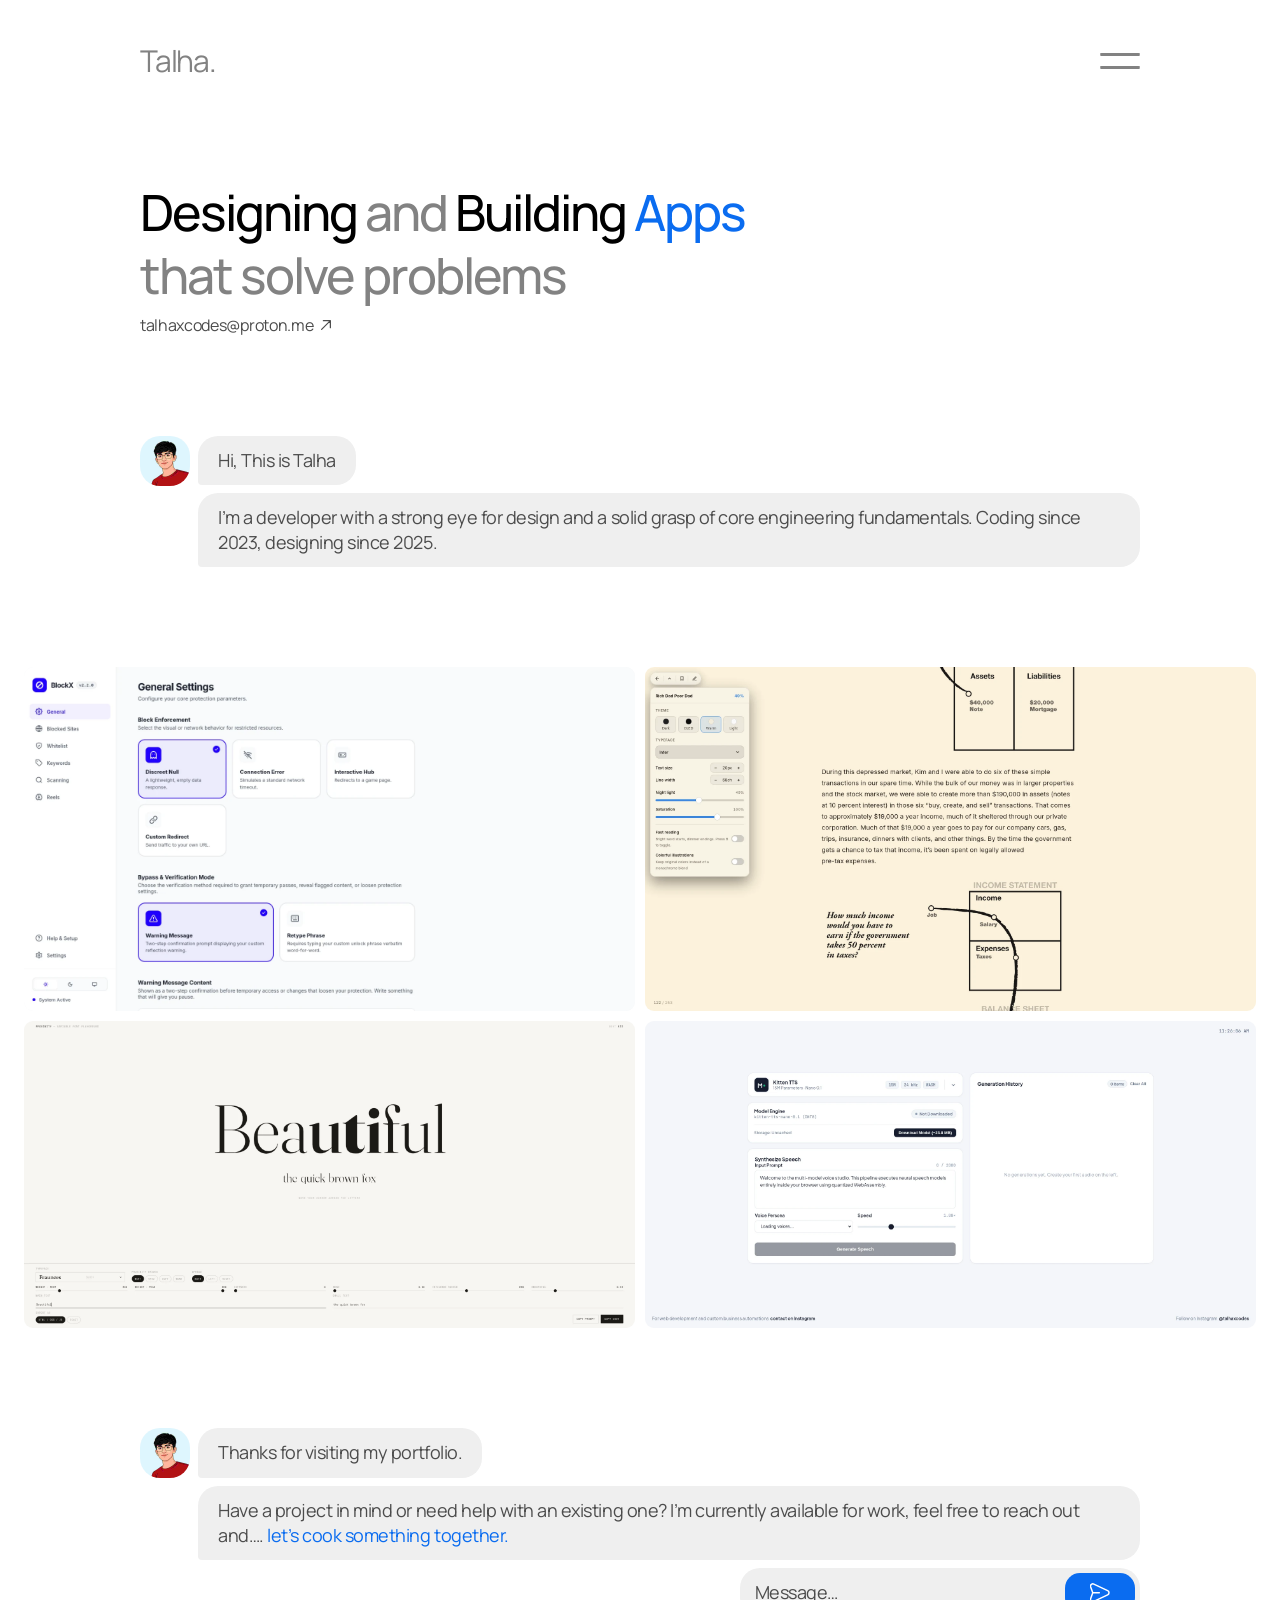
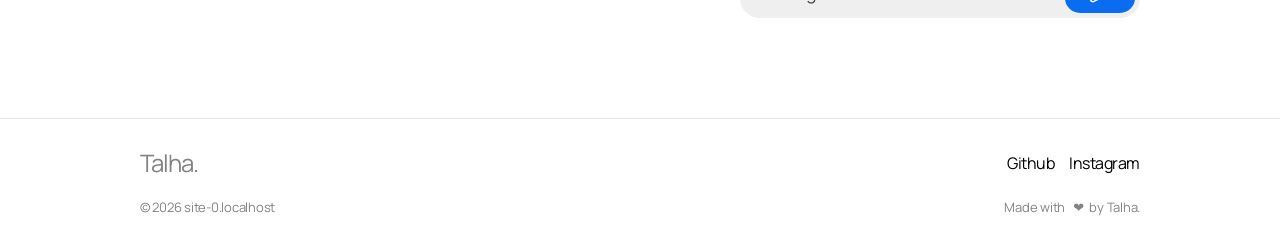
<file: index.html>
<!DOCTYPE html>
<html lang="en">

<head>
    <meta charset="utf-8">
    <meta name="viewport" content="width=device-width, initial-scale=1">
    <meta name="description" content="Talha — designing and building apps that solve problems.">
    <title>Talha.</title>
    <link rel="preconnect" href="https://fonts.googleapis.com">
    <link rel="preconnect" href="https://fonts.gstatic.com" crossorigin>
    <link href="https://fonts.googleapis.com/css2?family=Manrope:wght@300;400;500&display=swap" rel="stylesheet">
    <link rel="stylesheet" href="css/main.css">
</head>

<body>

    <header>
        <div class="wrap nav">
            <a class="logo" href="/">Talha.</a>
            <div class="nav-right">
                <nav class="menu" id="menu" aria-label="Main">
                    <a href="about.html">About</a>
                    <a href="work.html" aria-current="page">Work</a>
                    <a href="contact.html">Contact</a>
                </nav>
                <button class="burger" id="burger" aria-label="Menu" aria-expanded="false"
                    aria-controls="menu"><span></span><span></span></button>
            </div>
        </div>
    </header>

    <main id="top">
        <section class="wrap hero">
            <h1>Designing <span class="g">and</span> Building <span class="b">Apps</span><br class="br-d"> <span
                    class="g">that solve problems</span></h1>
            <a class="mail" href="mailto:talhaxcodes@proton.me">talhaxcodes@proton.me
                <svg viewBox="0 0 16 16" fill="none" stroke="currentColor" stroke-width="1.4" stroke-linecap="round"
                    stroke-linejoin="round" aria-hidden="true">
                    <path d="M3 13L13 3M5 3h8v8" />
                </svg>
            </a>
        </section>

        <section class="wrap intro">
            <div class="chat">
                <div class="avatar"><img src="images/avatar.webp" alt="Talha" width="100" height="100"></div>
                <div class="msgs">
                    <p class="bubble">Hi, This is Talha</p>
                    <p class="bubble wide">I’m a developer with a strong eye for design and a solid grasp of core
                        engineering fundamentals. Coding since 2023, designing since 2025.</p>
                </div>
            </div>
        </section>

        <section class="shots" id="work" aria-label="Selected work">
            <img src="images/1.webp" alt="BlockX settings screen" width="1600" height="900" loading="lazy">
            <img src="images/2.webp" alt="Warm reading mode with typography settings" width="1600" height="900"
                loading="lazy">
            <img src="images/3.webp" alt="Variable font playground" width="1600" height="804" loading="lazy">
            <img src="images/4.webp" alt="Kitten TTS voice studio" width="1600" height="804" loading="lazy">
        </section>

        <section class="wrap outro" id="contact">
            <div class="chat">
                <div class="avatar"><img src="images/avatar.webp" alt="Talha" width="100" height="100" loading="lazy">
                </div>
                <div class="msgs">
                    <p class="bubble">Thanks for visiting my portfolio.</p>
                    <p class="bubble wide">Have a project in mind or need help with an existing one? I’m currently
                        available for work, feel free to reach out and…. <a href="mailto:talhaxcodes@proton.me">let’s
                            cook something together.</a></p>
                    <div class="composer">
                        <input type="text" id="trigger" placeholder="Message…" readonly aria-haspopup="dialog"
                            aria-label="Open message form">
                        <button class="send" id="sendBtn" type="button" aria-label="Write a message">
                            <svg width="26" height="25" viewBox="0 0 27 26" fill="none" xmlns="http://www.w3.org/2000/svg">
                                <path d="M3.74337 12.6509L0.67059 4.13499C0.399339 1.69785 2.91116 -0.0924166 5.12977 0.958561L23.8571 9.82061C26.2482 10.9515 26.2482 14.3503 23.8571 15.4812L5.12977 24.3448C2.91116 25.3942 0.399339 23.6055 0.67059 21.1683L3.74337 12.6509ZM3.74337 12.6509H12.5931" stroke-width="2" stroke-linecap="round" stroke-linejoin="round" stroke="white"/>
                            </svg>
                        </button>
                    </div>
                </div>
            </div>
        </section>
    </main>

    <footer class="foot">
        <div class="wrap">
            <div class="foot-row">
                <a class="logo" href="/">Talha.</a>
                <nav class="foot-links" aria-label="Social"><a href="https://github.com/codesxtalha" target="_blank">Github</a><a href="https://instagram.com/talhaxcodes" target="_blank">Instagram</a></nav>
            </div>
            <div class="foot-row">
                <small>© 2026 <span id="domain">talha.hs.vc</span></small>
                <small>Made with &nbsp; ❤︎ &nbsp;by Talha.</small>
            </div>
        </div>
    </footer>

    <div class="overlay" id="overlay" aria-hidden="true">
        <div class="modal" role="dialog" aria-modal="true" aria-labelledby="mTitle">
            <div class="modal-head">
                <h2 id="mTitle">Say hello</h2>
                <button class="close" id="close" type="button" aria-label="Close">×</button>
            </div>
            <form id="form">
                <input type="text" name="name" placeholder="What’s your name?" required autocomplete="name">
                <input type="email" name="email" placeholder="What’s your email?" required autocomplete="email">
                <textarea name="message" rows="5" placeholder="Your message" required></textarea>
                <button class="submit" type="submit">Send message</button>
            </form>
        </div>
    </div>

    <script src="js/main.js"></script>
</body>

</html>
</file>
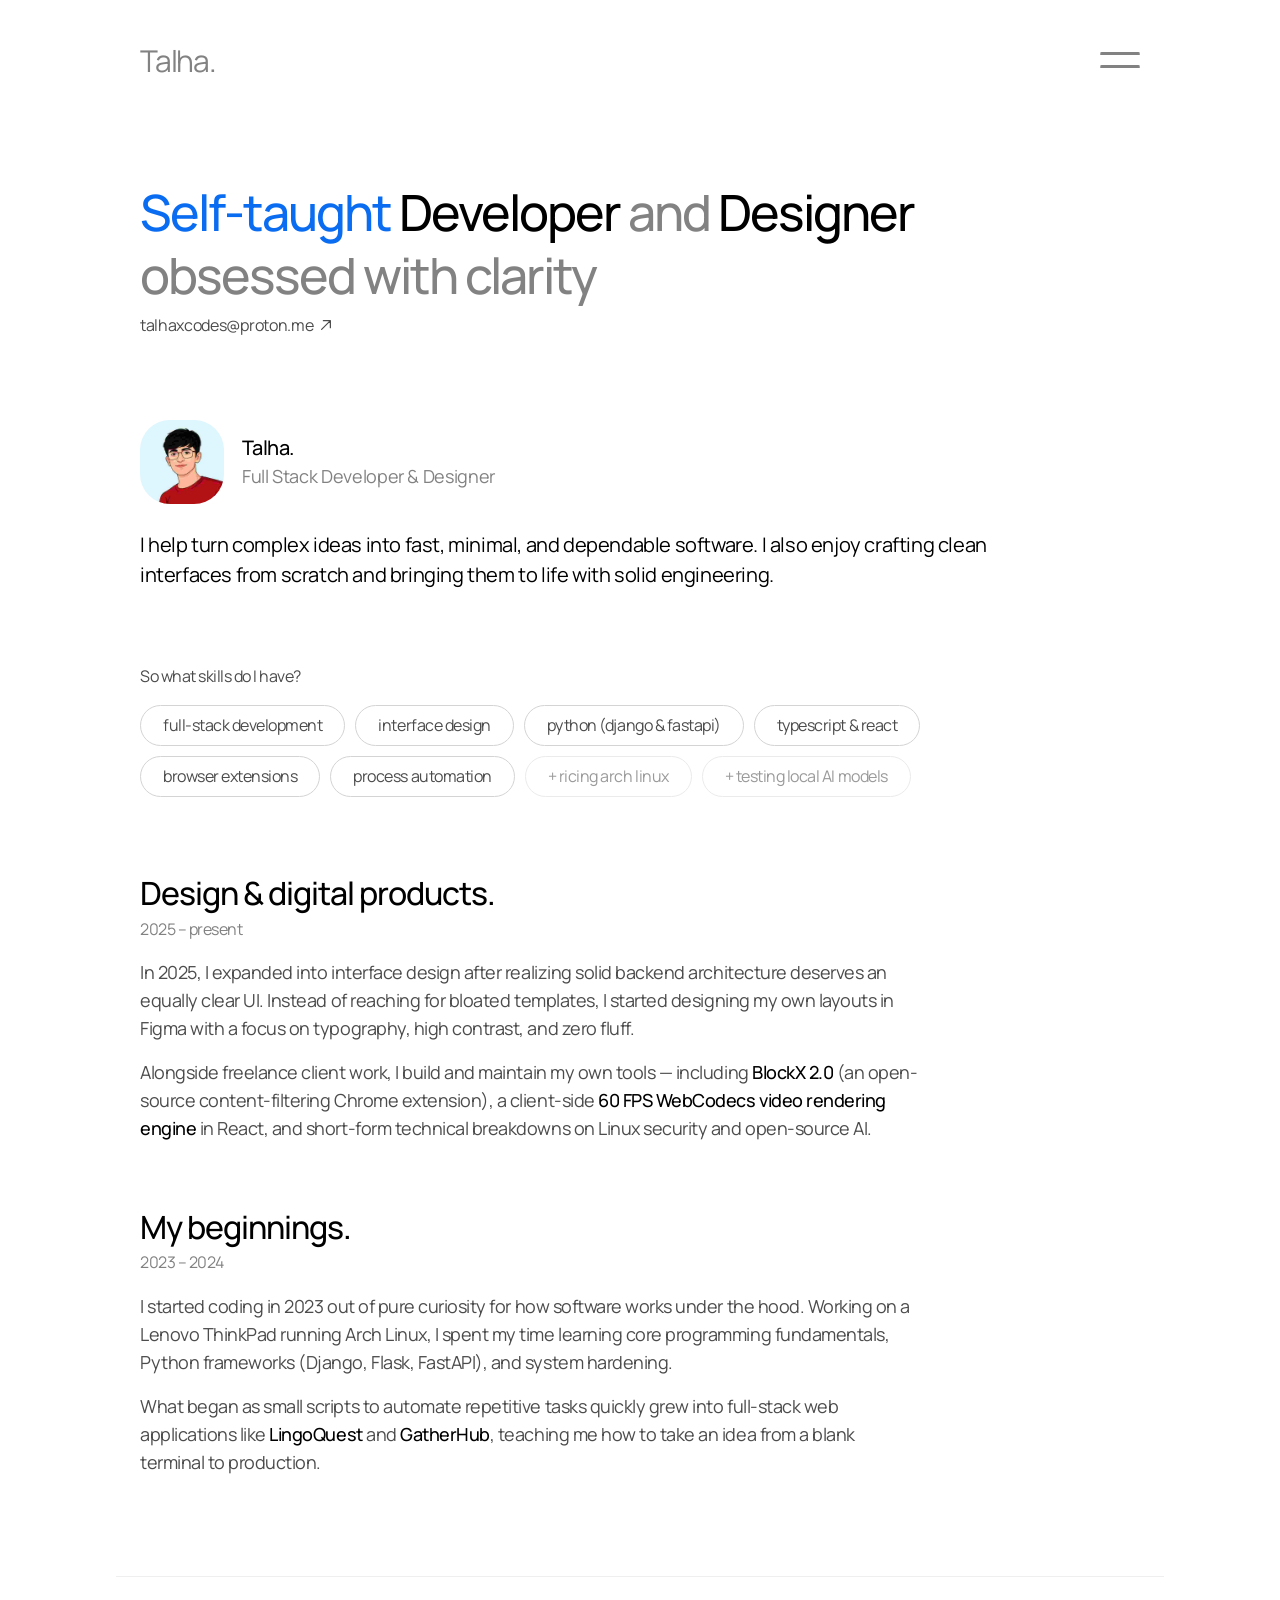
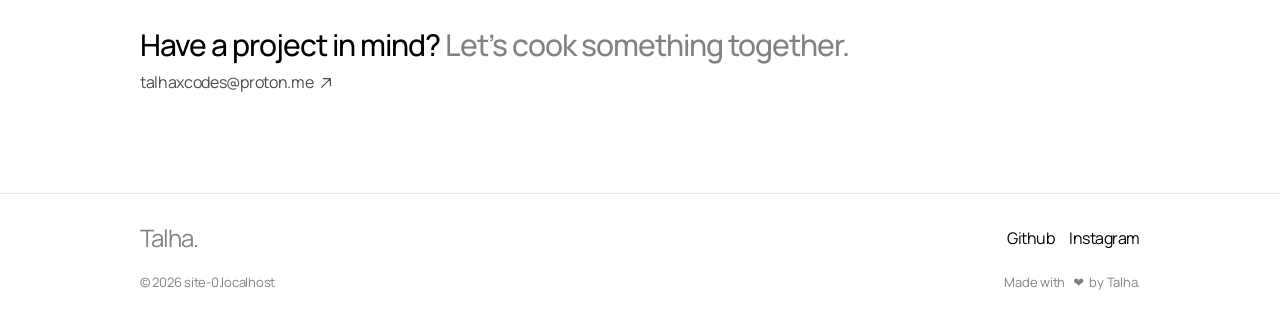
<file: about.html>
<!DOCTYPE html>
<html lang="en">

<head>
    <meta charset="utf-8">
    <meta name="viewport" content="width=device-width, initial-scale=1">
    <meta name="description" content="About Talha — Full Stack Developer & Designer.">
    <title>About — Talha.</title>
    <link rel="preconnect" href="https://fonts.googleapis.com">
    <link rel="preconnect" href="https://fonts.gstatic.com" crossorigin>
    <link href="https://fonts.googleapis.com/css2?family=Manrope:wght@300;400;500&display=swap" rel="stylesheet">
    <link rel="stylesheet" href="css/main.css">
</head>

<body>

    <header>
        <div class="wrap nav">
            <a class="logo" href="/">Talha.</a>
            <div class="nav-right">
                <nav class="menu" id="menu" aria-label="Main">
                    <a href="about.html">About</a>
                    <a href="work.html" aria-current="page">Work</a>
                    <a href="contact.html">Contact</a>
                </nav>
                <button class="burger" id="burger" aria-label="Menu" aria-expanded="false"
                    aria-controls="menu"><span></span><span></span></button>
            </div>
        </div>
    </header>

    <main id="top">
        <!-- Hero -->
        <section class="wrap hero">
            <h1><span class="b">Self-taught</span> Developer <span class="g">and</span> Designer<br class="br-d"> <span
                    class="g">obsessed with clarity</span></h1>
            <a class="mail" href="mailto:talhaxcodes@proton.me">talhaxcodes@proton.me
                <svg viewBox="0 0 16 16" fill="none" stroke="currentColor" stroke-width="1.4" stroke-linecap="round"
                    stroke-linejoin="round" aria-hidden="true">
                    <path d="M3 13L13 3M5 3h8v8" />
                </svg>
            </a>
        </section>

        <!-- Profile & Bio -->
        <section class="wrap about-intro">
            <div class="profile">
                <div class="profile-pic">
                    <img src="images/avatar.webp" alt="Talha" width="160" height="160">
                </div>
                <div class="profile-meta">
                    <strong>Talha.</strong>
                    <span>Full Stack Developer &amp; Designer</span>
                </div>
            </div>
            <p class="about-lead">I help turn complex ideas into fast, minimal, and dependable software. I also enjoy
                crafting clean interfaces from scratch and bringing them to life with solid engineering.</p>
        </section>

        <!-- Skills -->
        <section class="wrap about-block">
            <h2 class="small-label">So what skills do I have?</h2>
            <div class="skill-tags">
                <span class="tag">full-stack development</span>
                <span class="tag">interface design</span>
                <span class="tag">python (django &amp; fastapi)</span>
                <span class="tag">typescript &amp; react</span>
                <span class="tag">browser extensions</span>
                <span class="tag">process automation</span>
                <span class="tag muted">+ ricing arch linux</span>
                <span class="tag muted">+ testing local AI models</span>
            </div>
        </section>

        <!-- Experience & Story -->
        <section class="wrap about-block">
            <div class="story-list">
                <article class="story-item">
                    <h3>Design &amp; digital products.</h3>
                    <span class="story-date">2025 – present</span>
                    <p>In 2025, I expanded into interface design after realizing solid backend architecture deserves an
                        equally clear UI. Instead of reaching for bloated templates, I started designing my own layouts
                        in Figma with a focus on typography, high contrast, and zero fluff.</p>
                    <p>Alongside freelance client work, I build and maintain my own tools — including <strong>BlockX
                            2.0</strong> (an open-source content-filtering Chrome extension), a client-side <strong>60
                            FPS WebCodecs video rendering engine</strong> in React, and short-form technical breakdowns
                        on Linux security and open-source AI.</p>
                </article>

                <article class="story-item">
                    <h3>My beginnings.</h3>
                    <span class="story-date">2023 – 2024</span>
                    <p>I started coding in 2023 out of pure curiosity for how software works under the hood. Working on
                        a Lenovo ThinkPad running Arch Linux, I spent my time learning core programming fundamentals,
                        Python frameworks (Django, Flask, FastAPI), and system hardening.</p>
                    <p>What began as small scripts to automate repetitive tasks quickly grew into full-stack web
                        applications like <strong>LingoQuest</strong> and <strong>GatherHub</strong>, teaching me how to
                        take an idea from a blank terminal to production.</p>
                </article>
            </div>
        </section>

        <!-- Clean Editorial Closing (No chat widget) -->
        <section class="wrap about-cta">
            <h2>Have a project in mind? <span class="g">Let’s cook something together.</span></h2>
            <a class="mail" href="mailto:talhaxcodes@proton.me">talhaxcodes@proton.me
                <svg viewBox="0 0 16 16" fill="none" stroke="currentColor" stroke-width="1.4" stroke-linecap="round"
                    stroke-linejoin="round" aria-hidden="true">
                    <path d="M3 13L13 3M5 3h8v8" />
                </svg>
            </a>
        </section>
    </main>

    <footer class="foot">
        <div class="wrap">
            <div class="foot-row">
                <a class="logo" href="/">Talha.</a>
                <nav class="foot-links" aria-label="Social"><a href="https://github.com/codesxtalha"
                        target="_blank">Github</a><a href="https://instagram.com/talhaxcodes"
                        target="_blank">Instagram</a></nav>
            </div>
            <div class="foot-row">
                <small>© 2026 <span id="domain">talha.hs.vc</span></small>
                <small>Made with &nbsp; ❤︎ &nbsp;by Talha.</small>
            </div>
        </div>
    </footer>

    <script src="js/main.js"></script>
</body>

</html>
</file>
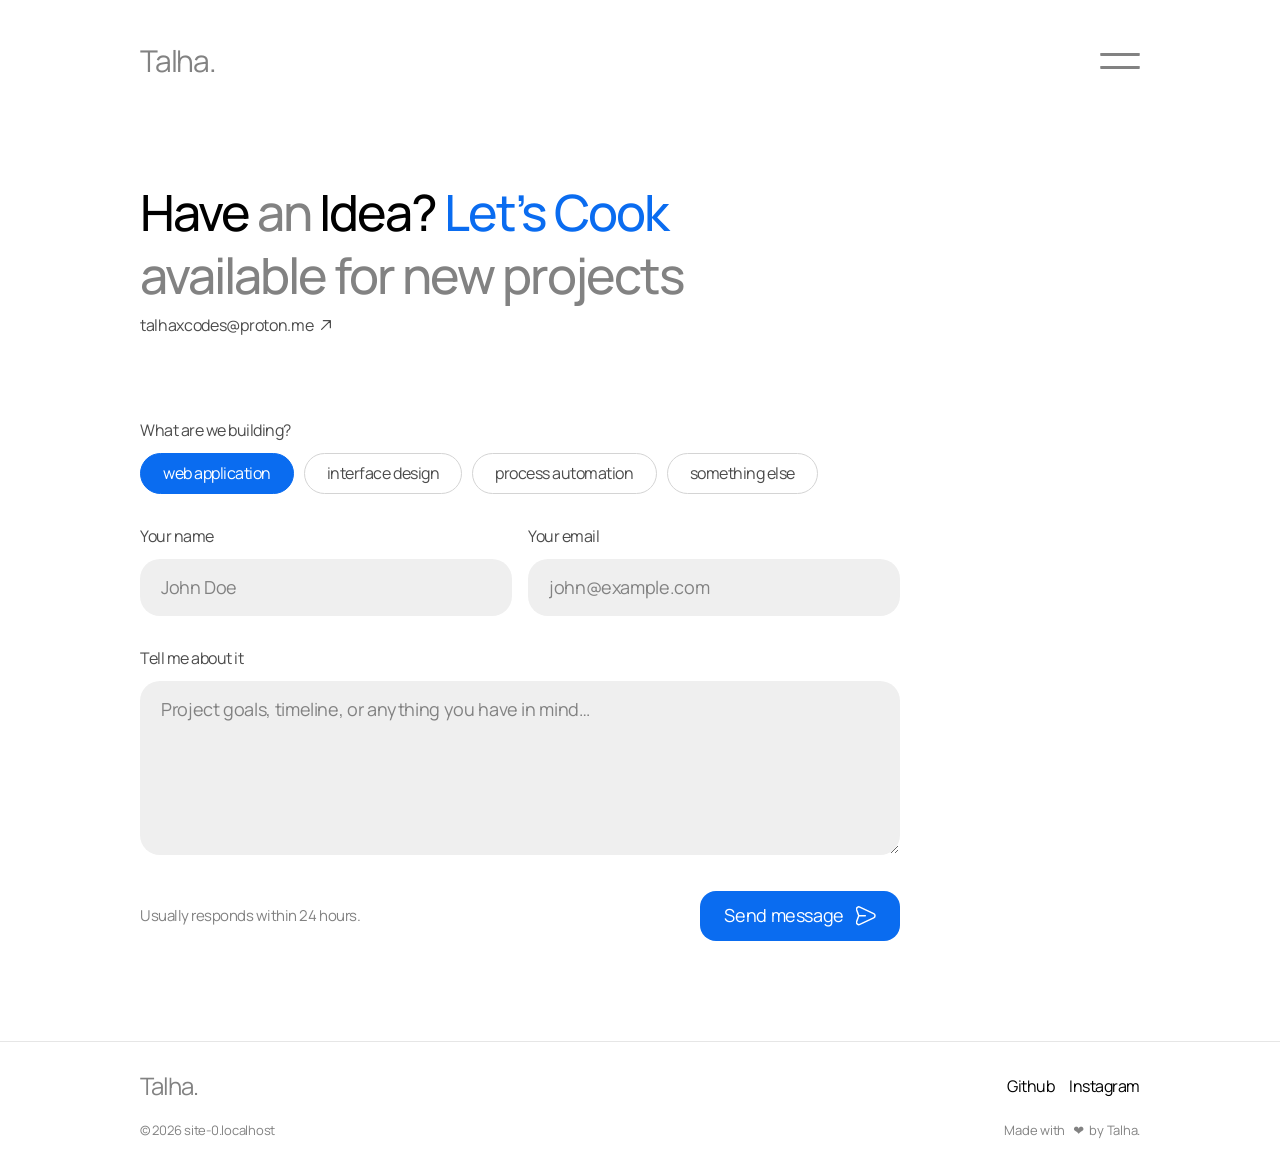
<file: contact.html>
<!DOCTYPE html>
<html lang="en">

<head>
    <meta charset="utf-8">
    <meta name="viewport" content="width=device-width, initial-scale=1">
    <meta name="description" content="Contact Talha — Available for web development, design, and automation projects.">
    <title>Contact — Talha.</title>
    <link rel="preconnect" href="https://fonts.googleapis.com">
    <link rel="preconnect" href="https://fonts.gstatic.com" crossorigin>
    <link href="https://fonts.googleapis.com/css2?family=Manrope:wght@300;400;500&display=swap" rel="stylesheet">
    <link rel="stylesheet" href="css/main.css">
</head>

<body>

    <header>
        <div class="wrap nav">
            <a class="logo" href="/">Talha.</a>
            <div class="nav-right">
                <nav class="menu" id="menu" aria-label="Main">
                    <a href="about.html">About</a>
                    <a href="work.html" aria-current="page">Work</a>
                    <a href="contact.html">Contact</a>
                </nav>
                <button class="burger" id="burger" aria-label="Menu" aria-expanded="false"
                    aria-controls="menu"><span></span><span></span></button>
            </div>
        </div>
    </header>

    <main id="top">
        <!-- Hero -->
        <section class="wrap hero">
            <h1>Have <span class="g">an</span> Idea? <span class="b">Let’s Cook</span><br class="br-d"> <span
                    class="g">available for new projects</span></h1>
            <a class="mail" href="mailto:talhaxcodes@proton.me">talhaxcodes@proton.me
                <svg viewBox="0 0 16 16" fill="none" stroke="currentColor" stroke-width="1.4" stroke-linecap="round"
                    stroke-linejoin="round" aria-hidden="true">
                    <path d="M3 13L13 3M5 3h8v8" />
                </svg>
            </a>
        </section>

        <!-- Contact Form -->
        <section class="wrap contact-wrap">
            <form class="contact-form" id="contactForm">
                <div class="field-group">
                    <span class="small-label">What are we building?</span>
                    <div class="topic-pills" role="radiogroup" aria-label="Project type">
                        <label class="topic-pill">
                            <input type="radio" name="topic" value="Web Application" checked>
                            <span>web application</span>
                        </label>
                        <label class="topic-pill">
                            <input type="radio" name="topic" value="Interface Design">
                            <span>interface design</span>
                        </label>
                        <label class="topic-pill">
                            <input type="radio" name="topic" value="Process Automation">
                            <span>process automation</span>
                        </label>
                        <label class="topic-pill">
                            <input type="radio" name="topic" value="Something Else">
                            <span>something else</span>
                        </label>
                    </div>
                </div>

                <div class="field-row">
                    <div class="field">
                        <label class="small-label" for="cName">Your name</label>
                        <input type="text" id="cName" name="name" placeholder="John Doe" required autocomplete="name">
                    </div>
                    <div class="field">
                        <label class="small-label" for="cEmail">Your email</label>
                        <input type="email" id="cEmail" name="email" placeholder="john@example.com" required
                            autocomplete="email">
                    </div>
                </div>

                <div class="field">
                    <label class="small-label" for="cMsg">Tell me about it</label>
                    <textarea id="cMsg" name="message" rows="6"
                        placeholder="Project goals, timeline, or anything you have in mind…" required></textarea>
                </div>

                <div class="form-foot">
                    <span class="form-note">Usually responds within 24 hours.</span>
                    <button class="send-wide" type="submit">
                        <span>Send message</span>
                        <svg width="20" height="20" viewBox="0 0 27 26" fill="none" xmlns="http://www.w3.org/2000/svg"
                            aria-hidden="true">
                            <path
                                d="M3.74337 12.6509L0.67059 4.13499C0.399339 1.69785 2.91116 -0.0924166 5.12977 0.958561L23.8571 9.82061C26.2482 10.9515 26.2482 14.3503 23.8571 15.4812L5.12977 24.3448C2.91116 25.3942 0.399339 23.6055 0.67059 21.1683L3.74337 12.6509ZM3.74337 12.6509H12.5931"
                                stroke-width="2" stroke-linecap="round" stroke-linejoin="round" stroke="currentColor" />
                        </svg>
                    </button>
                </div>
            </form>
        </section>
    </main>

    <footer class="foot">
        <div class="wrap">
            <div class="foot-row">
                <a class="logo" href="/">Talha.</a>
                <nav class="foot-links" aria-label="Social"><a href="https://github.com/codesxtalha"
                        target="_blank">Github</a><a href="https://instagram.com/talhaxcodes"
                        target="_blank">Instagram</a></nav>
            </div>
            <div class="foot-row">
                <small>© 2026 <span id="domain">talha.hs.vc</span></small>
                <small>Made with &nbsp; ❤︎ &nbsp;by Talha.</small>
            </div>
        </div>
    </footer>

    <script src="js/main.js"></script>
</body>

</html>
</file>
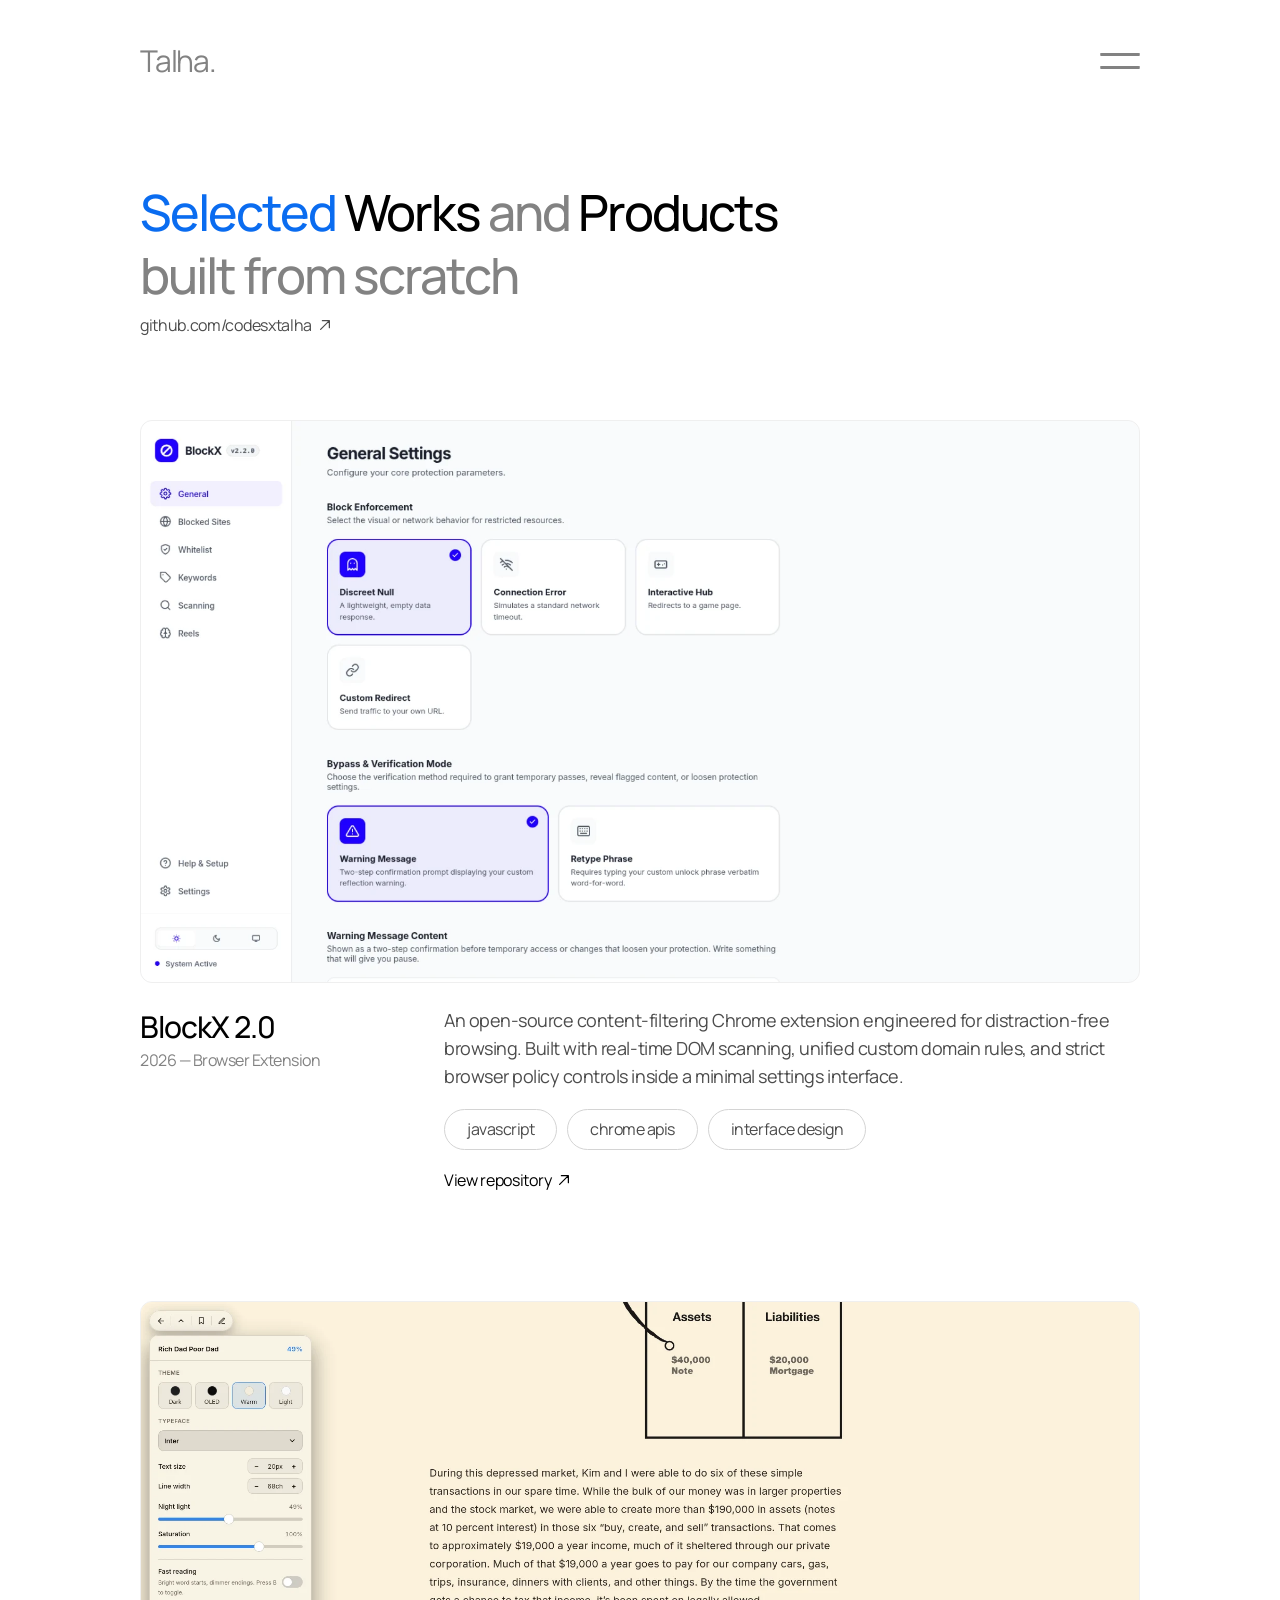
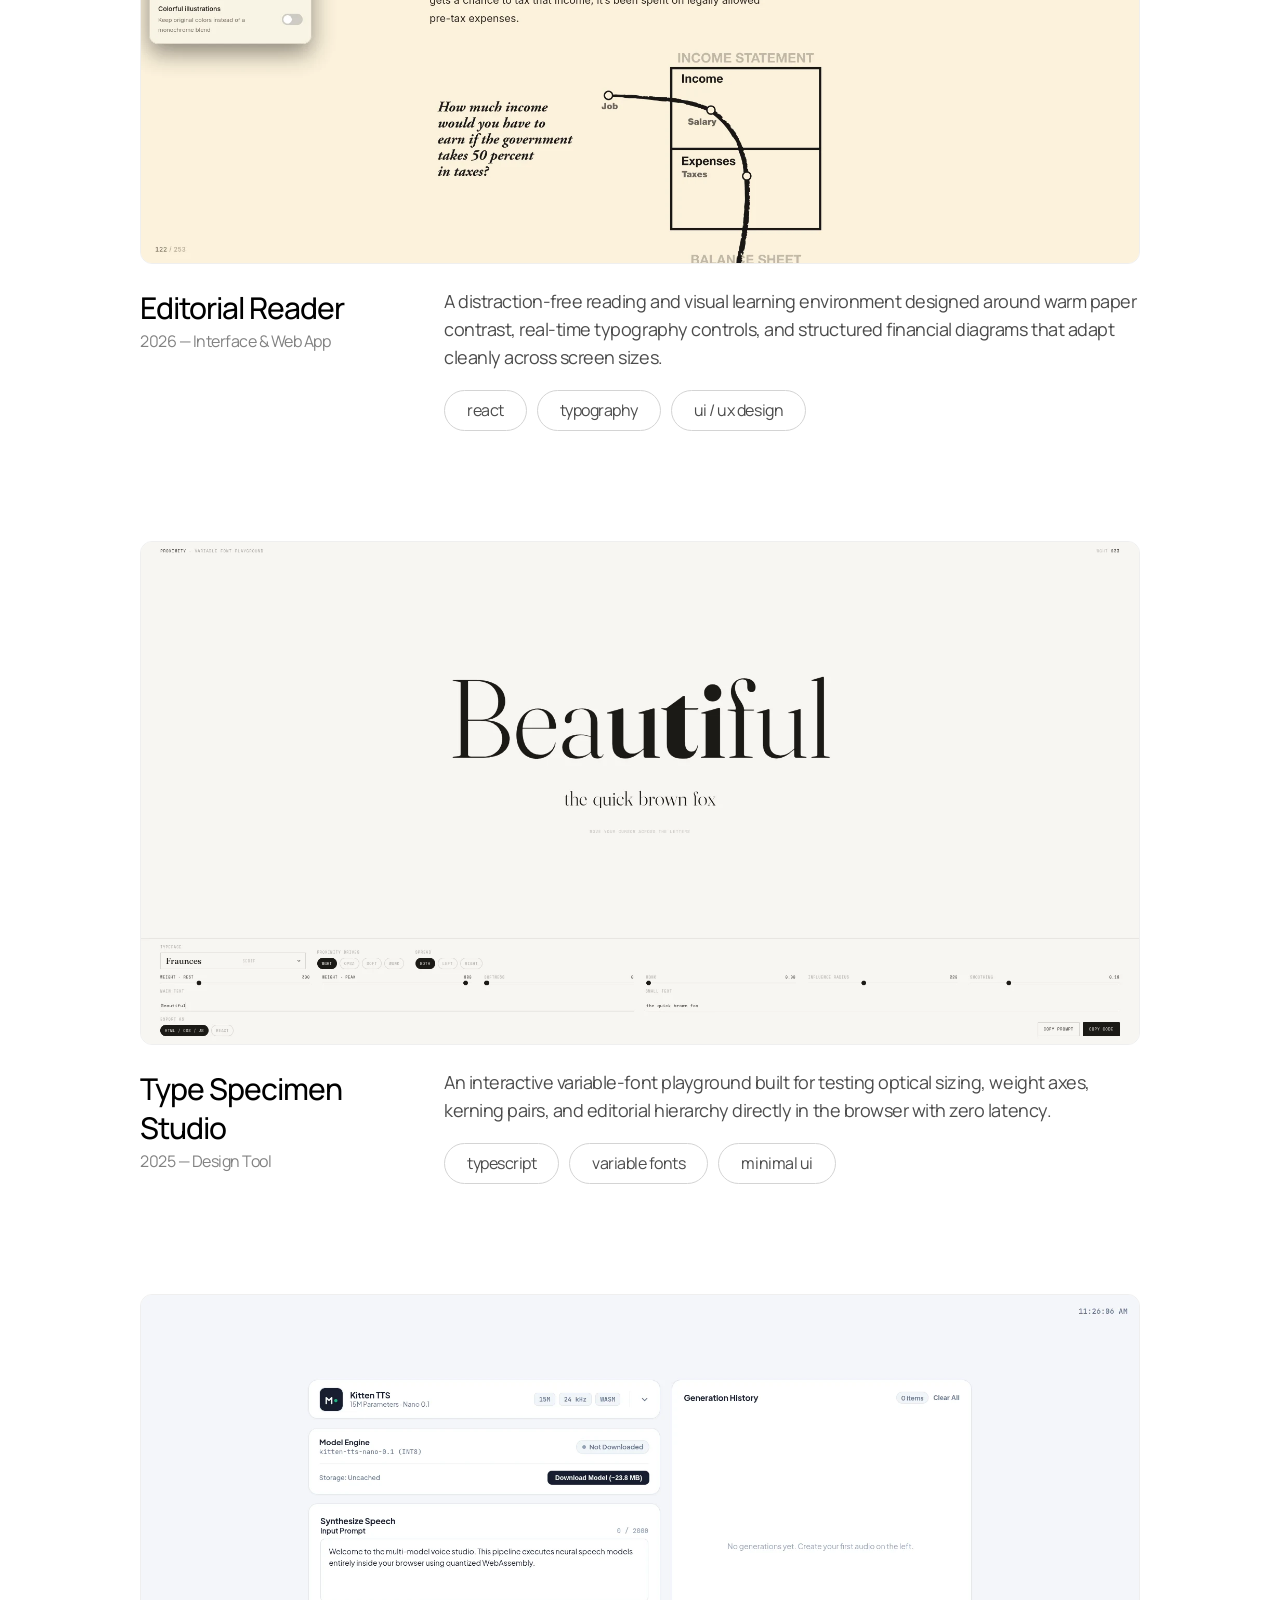
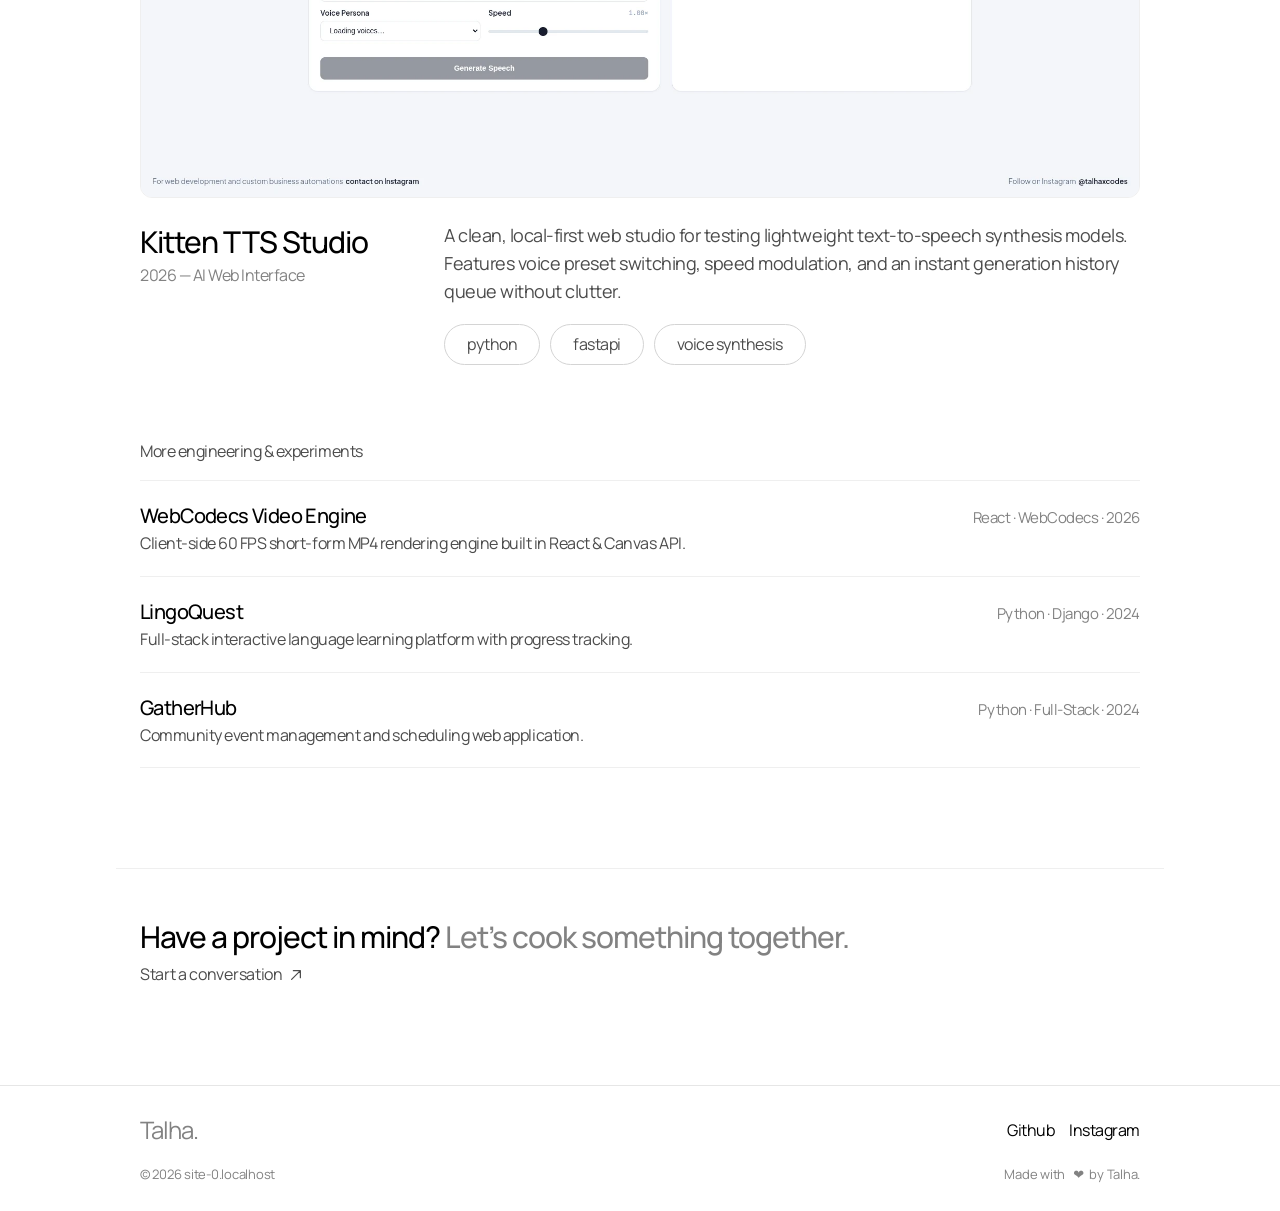
<file: work.html>
<!DOCTYPE html>
<html lang="en">

<head>
    <meta charset="utf-8">
    <meta name="viewport" content="width=device-width, initial-scale=1">
    <meta name="description" content="Selected work and open-source products built by Talha.">
    <title>Work — Talha.</title>
    <link rel="preconnect" href="https://fonts.googleapis.com">
    <link rel="preconnect" href="https://fonts.gstatic.com" crossorigin>
    <link href="https://fonts.googleapis.com/css2?family=Manrope:wght@300;400;500&display=swap" rel="stylesheet">
    <link rel="stylesheet" href="css/main.css">
</head>

<body>

    <header>
        <div class="wrap nav">
            <a class="logo" href="/">Talha.</a>
            <div class="nav-right">
                <nav class="menu" id="menu" aria-label="Main">
                    <a href="about.html">About</a>
                    <a href="work.html" aria-current="page">Work</a>
                    <a href="contact.html">Contact</a>
                </nav>
                <button class="burger" id="burger" aria-label="Menu" aria-expanded="false"
                    aria-controls="menu"><span></span><span></span></button>
            </div>
        </div>
    </header>

    <main id="top">
        <!-- Hero -->
        <section class="wrap hero">
            <h1><span class="b">Selected</span> Works <span class="g">and</span> Products<br class="br-d"> <span
                    class="g">built from scratch</span></h1>
            <a class="mail" href="https://github.com/codesxtalha" target="_blank" rel="noopener">github.com/codesxtalha
                <svg viewBox="0 0 16 16" fill="none" stroke="currentColor" stroke-width="1.4" stroke-linecap="round"
                    stroke-linejoin="round" aria-hidden="true">
                    <path d="M3 13L13 3M5 3h8v8" />
                </svg>
            </a>
        </section>

        <!-- Featured Projects -->
        <section class="wrap work-list" aria-label="Featured projects">

            <!-- Project 01 -->
            <article class="work-item">
                <div class="work-thumb">
                    <img src="images/1.webp" alt="BlockX settings interface" width="1600" height="900">
                </div>
                <div class="work-info">
                    <div class="work-head">
                        <h2>BlockX 2.0</h2>
                        <span>2026 — Browser Extension</span>
                    </div>
                    <div class="work-desc">
                        <p>An open-source content-filtering Chrome extension engineered for distraction-free browsing. Built with real-time DOM scanning, unified custom domain rules, and strict browser policy controls inside a minimal settings interface.</p>
                        <div class="skill-tags">
                            <span class="tag">javascript</span>
                            <span class="tag">chrome apis</span>
                            <span class="tag">interface design</span>
                        </div>
                        <a class="mail work-link" href="https://github.com/codesxtalha" target="_blank" rel="noopener">View repository
                            <svg viewBox="0 0 16 16" fill="none" stroke="currentColor" stroke-width="1.4" stroke-linecap="round" stroke-linejoin="round" aria-hidden="true">
                                <path d="M3 13L13 3M5 3h8v8" />
                            </svg>
                        </a>
                    </div>
                </div>
            </article>

            <!-- Project 02 -->
            <article class="work-item">
                <div class="work-thumb">
                    <img src="images/2.webp" alt="Editorial reader interface" width="1600" height="900" loading="lazy">
                </div>
                <div class="work-info">
                    <div class="work-head">
                        <h2>Editorial Reader</h2>
                        <span>2026 — Interface &amp; Web App</span>
                    </div>
                    <div class="work-desc">
                        <p>A distraction-free reading and visual learning environment designed around warm paper contrast, real-time typography controls, and structured financial diagrams that adapt cleanly across screen sizes.</p>
                        <div class="skill-tags">
                            <span class="tag">react</span>
                            <span class="tag">typography</span>
                            <span class="tag">ui / ux design</span>
                        </div>
                    </div>
                </div>
            </article>

            <!-- Project 03 -->
            <article class="work-item">
                <div class="work-thumb">
                    <img src="images/3.webp" alt="Variable font playground" width="1600" height="804" loading="lazy">
                </div>
                <div class="work-info">
                    <div class="work-head">
                        <h2>Type Specimen Studio</h2>
                        <span>2025 — Design Tool</span>
                    </div>
                    <div class="work-desc">
                        <p>An interactive variable-font playground built for testing optical sizing, weight axes, kerning pairs, and editorial hierarchy directly in the browser with zero latency.</p>
                        <div class="skill-tags">
                            <span class="tag">typescript</span>
                            <span class="tag">variable fonts</span>
                            <span class="tag">minimal ui</span>
                        </div>
                    </div>
                </div>
            </article>

            <!-- Project 04 -->
            <article class="work-item">
                <div class="work-thumb">
                    <img src="images/4.webp" alt="Kitten TTS voice synthesis studio" width="1600" height="804" loading="lazy">
                </div>
                <div class="work-info">
                    <div class="work-head">
                        <h2>Kitten TTS Studio</h2>
                        <span>2026 — AI Web Interface</span>
                    </div>
                    <div class="work-desc">
                        <p>A clean, local-first web studio for testing lightweight text-to-speech synthesis models. Features voice preset switching, speed modulation, and an instant generation history queue without clutter.</p>
                        <div class="skill-tags">
                            <span class="tag">python</span>
                            <span class="tag">fastapi</span>
                            <span class="tag">voice synthesis</span>
                        </div>
                    </div>
                </div>
            </article>

        </section>

        <!-- Other Engineering & Code Archive -->
        <section class="wrap about-block" aria-label="More projects">
            <h2 class="small-label">More engineering &amp; experiments</h2>
            <div class="archive-list">
                <div class="archive-row">
                    <div class="archive-title">
                        <strong>WebCodecs Video Engine</strong>
                        <span>Client-side 60 FPS short-form MP4 rendering engine built in React &amp; Canvas API.</span>
                    </div>
                    <span class="archive-meta">React · WebCodecs · 2026</span>
                </div>
                <div class="archive-row">
                    <div class="archive-title">
                        <strong>LingoQuest</strong>
                        <span>Full-stack interactive language learning platform with progress tracking.</span>
                    </div>
                    <span class="archive-meta">Python · Django · 2024</span>
                </div>
                <div class="archive-row">
                    <div class="archive-title">
                        <strong>GatherHub</strong>
                        <span>Community event management and scheduling web application.</span>
                    </div>
                    <span class="archive-meta">Python · Full-Stack · 2024</span>
                </div>
            </div>
        </section>

        <!-- Clean Editorial Closing -->
        <section class="wrap about-cta">
            <h2>Have a project in mind? <span class="g">Let’s cook something together.</span></h2>
            <a class="mail" href="contact.html">Start a conversation
                <svg viewBox="0 0 16 16" fill="none" stroke="currentColor" stroke-width="1.4" stroke-linecap="round"
                    stroke-linejoin="round" aria-hidden="true">
                    <path d="M3 13L13 3M5 3h8v8" />
                </svg>
            </a>
        </section>
    </main>

    <footer class="foot">
        <div class="wrap">
            <div class="foot-row">
                <a class="logo" href="/">Talha.</a>
                <nav class="foot-links" aria-label="Social"><a href="https://github.com/codesxtalha"
                        target="_blank">Github</a><a href="https://instagram.com/talhaxcodes"
                        target="_blank">Instagram</a></nav>
            </div>
            <div class="foot-row">
                <small>© 2026 <span id="domain">talha.hs.vc</span></small>
                <small>Made with &nbsp; ❤︎ &nbsp;by Talha.</small>
            </div>
        </div>
    </footer>

    <script src="js/main.js"></script>
</body>

</html>
</file>
<file: css/main.css>
:root {
    --gap: clamp(56px, 8vw, 100px);
    --gray: #828282;
    --text: #4c4c4c;
    --bubble: #efefef;
    --blue: #0a6cf0;
    --btn: #5c5c5c;
}

*,
*::before,
*::after {
    box-sizing: border-box;
}

html {
    -webkit-text-size-adjust: 100%;
    scroll-behavior: smooth;
}

body {
    margin: 0;
    min-height: 100svh;
    display: flex;
    flex-direction: column;
    background: #fff;
    color: #000;
    font-family: 'Manrope', system-ui, -apple-system, 'Segoe UI', Roboto, sans-serif;
    font-weight: 400;
    letter-spacing: -.03em;
    line-height: 1.3;
}

main {
    flex: 1;
}

a {
    color: inherit;
    text-decoration: none;
}

img {
    display: block;
    max-width: 100%;
}

:focus-visible {
    outline: 2px solid var(--blue);
    outline-offset: 3px;
}

.wrap {
    width: 100%;
    max-width: 1048px;
    margin: 0 auto;
    padding: 0 24px;
}

/* ==========================================================================
   Header & Navigation
   ========================================================================== */
header {
    position: relative;
    z-index: 20;
}

.nav {
    display: flex;
    align-items: center;
    justify-content: space-between;
    padding-top: 40px;
    min-height: 81px;
}

.logo {
    font-size: 30px;
    line-height: 41px;
    color: var(--gray);
    letter-spacing: -.04em;
}

.nav-right {
    display: flex;
    align-items: center;
    gap: clamp(32px, 7vw, 85px);
}

.burger {
    position: relative;
    width: 40px;
    height: 28px;
    border: 0;
    background: none;
    padding: 0;
    cursor: pointer;
    color: var(--gray);
    -webkit-tap-highlight-color: transparent;
    touch-action: manipulation;
}

.burger span {
    position: absolute;
    left: 0;
    top: 12.5px;
    width: 40px;
    height: 3px;
    border-radius: 3px;
    background: currentColor;
    will-change: transform;
    transition: transform .35s cubic-bezier(.4, 0, .2, 1);
}

.burger span:nth-child(1) {
    transform: translate3d(0, -6.5px, 0) rotate(0deg);
}

.burger span:nth-child(2) {
    transform: translate3d(0, 6.5px, 0) rotate(0deg);
}

.burger[aria-expanded="true"] span:nth-child(1) {
    transform: translate3d(0, 0, 0) rotate(22deg);
}

.burger[aria-expanded="true"] span:nth-child(2) {
    transform: translate3d(0, 0, 0) rotate(-22deg);
}

.menu {
    display: flex;
    align-items: center;
    gap: 44px;
}

.menu a {
    font-size: 20px;
    color: var(--gray);
    letter-spacing: -.03em;
    opacity: 0;
    visibility: hidden;
    transform: translate3d(14px, 0, 0);
    will-change: opacity, transform;
    transition: opacity .25s ease, transform .35s cubic-bezier(.4, 0, .2, 1), visibility 0s linear .35s;
}

.menu.open a {
    opacity: 1;
    visibility: visible;
    transform: none;
    transition: opacity .3s ease var(--d), transform .4s cubic-bezier(.4, 0, .2, 1) var(--d), visibility 0s;
}

.menu a:nth-child(3) { --d: 0s; }
.menu a:nth-child(2) { --d: .05s; }
.menu a:nth-child(1) { --d: .1s; }

.menu a:hover,
.menu a[aria-current="page"] {
    color: #000;
}

/* ==========================================================================
   Hero
   ========================================================================== */
.hero {
    margin-top: var(--gap);
}

.hero-center {
    display: flex;
    align-items: center;
    padding: 48px 0;
}

.hero-center .hero {
    margin-top: 0;
}

.hero h1 {
    margin: 0;
    font-weight: 500;
    font-size: clamp(30px, 5vw, 50px);
    line-height: 1.26;
    letter-spacing: -2px;
}

.hero h1 .g {
    color: var(--gray);
}

.hero h1 .b {
    color: var(--blue);
}

.mail {
    display: inline-flex;
    align-items: center;
    gap: 6px;
    margin-top: 8px;
    font-size: 16px;
    color: var(--text);
    letter-spacing: -.02em;
    transition: opacity .2s ease;
}

.mail:hover {
    opacity: .7;
}

.mail svg {
    width: 14px;
    height: 14px;
}

/* ==========================================================================
   Home Page: Chat & Work Grid
   ========================================================================== */
.chat {
    display: grid;
    grid-template-columns: 50px minmax(0, 1fr);
    gap: 8px;
    align-items: start;
}

.avatar {
    width: 50px;
    height: 50px;
    border-radius: 20px;
    background: #dff6ff;
    overflow: hidden;
}

.avatar img {
    width: 100%;
    height: 100%;
    object-fit: cover;
}

.msgs {
    display: flex;
    flex-direction: column;
    align-items: flex-start;
    gap: 8px;
    min-width: 0;
}

.bubble {
    margin: 0;
    padding: 12px 20px;
    background: var(--bubble);
    color: var(--text);
    font-size: 18px;
    line-height: 1.4;
    border-radius: 20px 20px 20px 4px;
}

.bubble.wide {
    align-self: stretch;
}

.bubble a {
    color: var(--blue);
}

.intro,
.outro {
    margin-top: var(--gap);
}

.composer {
    align-self: flex-end;
    width: min(100%, 400px);
    height: 50px;
    display: flex;
    align-items: center;
    background: var(--bubble);
    border-radius: 20px;
    padding: 5px 5px 5px 15px;
}

.composer input {
    flex: 1;
    min-width: 0;
    border: 0;
    background: none;
    font: inherit;
    font-size: 18px;
    letter-spacing: -.03em;
    color: var(--text);
    cursor: pointer;
    padding: 8px 0;
    border-radius: 8px;
    outline: none;
}

.composer input::placeholder {
    color: var(--text);
    opacity: 1;
}

.send {
    flex: none;
    width: 70px;
    height: 40px;
    border: 0;
    border-radius: 15px;
    background: var(--blue);
    color: #fff;
    display: grid;
    place-items: center;
    cursor: pointer;
    transition: background-color .3s ease;
}

.send:hover {
    background-color: var(--btn);
}

.send svg {
    width: 20px;
    height: 20px;
}

.shots {
    width: 100%;
    max-width: 1658px;
    margin: var(--gap) auto 0;
    padding: 0 24px;
    display: grid;
    grid-template-columns: repeat(2, minmax(0, 1fr));
    gap: 10px;
}

.shots img {
    width: 100%;
    height: auto;
    border-radius: 9px;
    background: #f9fafb;
}

/* ==========================================================================
   About Page: Clean Editorial Layout
   ========================================================================== */
.about-intro {
    margin-top: clamp(48px, 7vw, 84px);
}

.profile {
    display: flex;
    align-items: center;
    gap: 18px;
}

.profile-pic {
    width: 84px;
    height: 84px;
    border-radius: 30px;
    background: #dff6ff;
    overflow: hidden;
    flex-shrink: 0;
}

.profile-pic img {
    width: 100%;
    height: 100%;
    object-fit: cover;
}

.profile-meta {
    display: flex;
    flex-direction: column;
    gap: 4px;
}

.profile-meta strong {
    font-size: 20px;
    font-weight: 500;
    color: #000;
    letter-spacing: -.03em;
}

.profile-meta span {
    font-size: 18px;
    color: var(--gray);
    letter-spacing: -.02em;
}

.about-lead {
    margin: 26px 0 0;
    max-width: 880px;
    font-size: clamp(17px, 2vw, 20px);
    line-height: 1.5;
    color: #000;
    letter-spacing: -.02em;
}

.about-block {
    margin-top: clamp(48px, 6vw, 76px);
}

.small-label {
    margin: 0 0 18px;
    font-size: 16px;
    font-weight: 400;
    color: var(--text);
}

.skill-tags {
    display: flex;
    flex-wrap: wrap;
    gap: 10px;
    max-width: 820px;
}

.tag {
    padding: 10px 22px;
    border: 1px solid #d4d4d4;
    border-radius: 999px;
    font-size: 16px;
    color: var(--text);
    line-height: 1.2;
}

.tag.muted {
    border-color: #ebebeb;
    color: #9a9a9a;
}

.story-list {
    display: flex;
    flex-direction: column;
    gap: clamp(44px, 5vw, 64px);
    max-width: 780px;
}

.story-item h3 {
    margin: 0;
    font-size: clamp(24px, 3vw, 32px);
    font-weight: 500;
    letter-spacing: -1px;
    color: #000;
}

.story-date {
    display: block;
    margin-top: 4px;
    margin-bottom: 20px;
    font-size: 16px;
    color: var(--gray);
}

.story-item p {
    margin: 0 0 16px;
    font-size: 18px;
    line-height: 1.55;
    color: var(--text);
}

.story-item p:last-child {
    margin-bottom: 0;
}

.story-item strong {
    color: #000;
    font-weight: 500;
}

.about-cta {
    margin-top: var(--gap);
    padding-top: clamp(32px, 4vw, 48px);
    border-top: 1px solid #efefef;
}

.about-cta h2 {
    margin: 0;
    font-size: clamp(22px, 3vw, 30px);
    font-weight: 500;
    letter-spacing: -1px;
    color: #000;
}

.about-cta h2 .g {
    color: var(--gray);
}

/* ==========================================================================
   Footer
   ========================================================================== */
footer {
    margin-top: var(--gap);
    border-top: 1px solid #e6e6e6;
    background: #fff;
}

.hero-center + footer {
    margin-top: 0;
}

footer .wrap {
    padding-top: 32px;
    padding-bottom: 28px;
    display: flex;
    flex-direction: column;
    gap: 24px;
}

.foot-row {
    display: flex;
    justify-content: space-between;
    align-items: center;
    gap: 12px 24px;
    flex-wrap: wrap;
}

.foot .logo {
    font-size: 24px;
    line-height: 1;
    color: var(--gray);
    letter-spacing: -.04em;
}

.foot-links {
    display: flex;
    gap: 15px;
    font-size: 16px;
    font-weight: 400;
}

.foot-links a:hover {
    opacity: .7;
}

.foot small {
    font-size: 13px;
    color: var(--gray);
    letter-spacing: -.02em;
}

/* ==========================================================================
   Modal (Home Page)
   ========================================================================== */
.overlay {
    position: fixed;
    inset: 0;
    z-index: 50;
    display: grid;
    place-items: center;
    padding: 20px;
    background: rgba(20, 20, 20, .25);
    -webkit-backdrop-filter: blur(0);
    backdrop-filter: blur(0);
    opacity: 0;
    visibility: hidden;
    transition: opacity .35s, backdrop-filter .35s, -webkit-backdrop-filter .35s, visibility .35s;
}

.overlay.open {
    opacity: 1;
    visibility: visible;
    -webkit-backdrop-filter: blur(12px);
    backdrop-filter: blur(12px);
}

.modal {
    width: 100%;
    max-width: 440px;
    max-height: 100%;
    overflow: auto;
    background: #fff;
    border-radius: 26px;
    padding: 28px;
    box-shadow: 0 30px 80px rgba(0, 0, 0, .16);
    transform: translateY(14px) scale(.98);
    transition: transform .35s cubic-bezier(.2, .8, .2, 1);
}

.overlay.open .modal {
    transform: none;
}

.modal-head {
    display: flex;
    justify-content: space-between;
    align-items: center;
    margin-bottom: 18px;
}

.modal h2 {
    margin: 0;
    font-size: 26px;
    font-weight: 400;
    letter-spacing: -.04em;
}

.close {
    width: 36px;
    height: 36px;
    border: 0;
    border-radius: 50%;
    background: var(--bubble);
    color: var(--text);
    font- inherit;
    font-size: 20px;
    line-height: 1;
    cursor: pointer;
}

.modal form {
    display: grid;
    gap: 10px;
}

.modal input,
.modal textarea {
    width: 100%;
    border: 1px solid transparent;
    background: var(--bubble);
    color: #000;
    border-radius: 16px;
    padding: 14px 18px;
    font: inherit;
    font-size: 18px;
    letter-spacing: -.02em;
    resize: none;
}

.modal input::placeholder,
.modal textarea::placeholder {
    color: #8c8c8c;
}

.modal input:focus,
.modal textarea:focus {
    outline: none;
    border-color: var(--blue);
}

.submit {
    margin-top: 6px;
    border: 0;
    border-radius: 15px;
    background: var(--blue);
    color: #fff;
    font: inherit;
    font-size: 18px;
    letter-spacing: -.02em;
    padding: 14px 20px;
    cursor: pointer;
}

/* ==========================================================================
   Responsive
   ========================================================================== */
.br-d {
    display: inline;
}

@media (max-width: 760px) {
    .hero h1 {
        letter-spacing: -1px;
    }

    .br-d {
        display: none;
    }

    .wrap {
        padding: 18px 18px 5px;
    }

    .shots {
        grid-template-columns: 1fr;
        padding: 0 18px;
    }

    .profile-pic {
        width: 68px;
        height: 68px;
        border-radius: 24px;
    }

    .profile-meta strong {
        font-size: 18px;
    }

    .profile-meta span {
        font-size: 15px;
    }

    .about-lead,
    .story-item p {
        font-size: 16px;
    }

    .tag {
        font-size: 14px;
        padding: 8px 16px;
    }

    .nav {
        padding-top: 24px;
        min-height: 60px;
    }

    .logo {
        font-size: 20px;
        line-height: 32px;
    }

    .burger {
        width: 28px;
        height: 20px;
    }

    .burger span {
        width: 28px;
        height: 2px;
        top: 9px;
    }

    .burger span:nth-child(1) {
        transform: translate3d(0, -4.5px, 0) rotate(0deg);
    }

    .burger span:nth-child(2) {
        transform: translate3d(0, 4.5px, 0) rotate(0deg);
    }

    .menu {
        position: absolute;
        left: 18px;
        right: 18px;
        top: calc(100% + 2px);
        justify-content: space-between;
        background: var(--bubble);
        border-radius: 20px;
        padding: 14px 24px;
        opacity: 0;
        visibility: hidden;
        transform: translate3d(0, -8px, 0);
        transition: opacity .25s ease, transform .35s cubic-bezier(.4, 0, .2, 1), visibility 0s linear .35s;
    }

    .menu.open {
        opacity: 1;
        visibility: visible;
        transform: none;
        transition: opacity .3s ease, transform .35s cubic-bezier(.4, 0, .2, 1), visibility 0s;
    }

    .menu a,
    .menu.open a {
        opacity: 1;
        visibility: visible;
        transform: none;
        transition: none;
        font-size: 16px;
    }

    .chat {
        grid-template-columns: 40px minmax(0, 1fr);
        gap: 8px;
    }

    .avatar {
        width: 40px;
        height: 40px;
        border-radius: 16px;
    }

    .bubble {
        font-size: 16px;
        padding: 10px 16px;
        border-radius: 18px 18px 18px 4px;
    }

    .composer {
        width: 100%;
    }

    footer .wrap {
        padding-top: 28px;
        padding-bottom: 24px;
        gap: 26px;
    }

    .foot-row {
        gap: 6px 12px;
    }

    .foot-row:first-child {
        flex-wrap: nowrap;
    }

    .foot .logo {
        font-size: 20px;
    }

    .foot-links {
        font-size: 14px;
        gap: 12px;
    }

    .foot small {
        font-size: 11px;
    }
}

@media (prefers-reduced-motion: reduce) {
    *,
    *::before,
    *::after {
        transition: none !important;
    }
}


/* ==========================================================================
   Contact Page Form
   ========================================================================== */
.contact-wrap {
    margin-top: clamp(48px, 7vw, 84px);
}

.contact-form {
    max-width: 760px;
    display: flex;
    flex-direction: column;
    gap: 32px;
}

.field-group,
.field {
    display: flex;
    flex-direction: column;
}

.field .small-label,
.field-group .small-label {
    margin-bottom: 12px;
}

.topic-pills {
    display: flex;
    flex-wrap: wrap;
    gap: 10px;
}

.topic-pill {
    cursor: pointer;
    -webkit-tap-highlight-color: transparent;
}

.topic-pill input {
    position: absolute;
    opacity: 0;
    pointer-events: none;
}

.topic-pill span {
    display: inline-block;
    padding: 10px 22px;
    border: 1px solid #d4d4d4;
    border-radius: 999px;
    font-size: 16px;
    color: var(--text);
    line-height: 1.2;
    transition: border-color .2s ease, background-color .2s ease, color .2s ease;
}

.topic-pill:hover span {
    border-color: #000;
    color: #000;
}

.topic-pill input:checked + span {
    background: var(--blue);
    border-color: var(--blue);
    color: #fff;
}

.topic-pill input:focus-visible + span {
    outline: 2px solid var(--blue);
    outline-offset: 3px;
}

.field-row {
    display: grid;
    grid-template-columns: repeat(2, minmax(0, 1fr));
    gap: 16px;
}

.contact-form input[type="text"],
.contact-form input[type="email"],
.contact-form textarea {
    width: 100%;
    border: 1px solid transparent;
    background: var(--bubble);
    color: #000;
    border-radius: 20px;
    padding: 16px 20px;
    font: inherit;
    font-size: 18px;
    letter-spacing: -.02em;
    resize: vertical;
    transition: border-color .2s ease, background-color .2s ease;
}

.contact-form input::placeholder,
.contact-form textarea::placeholder {
    color: var(--gray);
    opacity: 1;
}

.contact-form input:focus,
.contact-form textarea:focus {
    outline: none;
    background: #fff;
    border-color: var(--blue);
}

.form-foot {
    display: flex;
    align-items: center;
    justify-content: space-between;
    gap: 16px;
    flex-wrap: wrap;
    padding-top: 4px;
}

.form-note {
    font-size: 15px;
    color: var(--gray);
}

.send-wide {
    height: 50px;
    padding: 0 24px;
    border: 0;
    border-radius: 16px;
    background: var(--blue);
    color: #fff;
    font: inherit;
    font-size: 18px;
    letter-spacing: -.02em;
    display: inline-flex;
    align-items: center;
    gap: 12px;
    cursor: pointer;
    transition: background-color .3s ease;
}

.send-wide:hover {
    background: var(--btn);
}

@media (max-width: 760px) {
    .field-row {
        grid-template-columns: 1fr;
    }

    .topic-pill span {
        font-size: 14px;
        padding: 8px 16px;
    }

    .contact-form input[type="text"],
    .contact-form input[type="email"],
    .contact-form textarea {
        font-size: 16px;
        padding: 14px 18px;
        border-radius: 18px;
    }

    .send-wide {
        width: 100%;
        justify-content: center;
        font-size: 16px;
    }
}



/* ==========================================================================
   Work Page: Case Studies & Archive
   ========================================================================== */
.work-list {
    margin-top: clamp(48px, 7vw, 84px);
    display: flex;
    flex-direction: column;
    gap: clamp(64px, 9vw, 110px);
}

.work-item {
    display: flex;
    flex-direction: column;
    gap: 24px;
}

.work-thumb {
    width: 100%;
    border-radius: 12px;
    overflow: hidden;
    background: #f9fafb;
    border: 1px solid #efefef;
}

.work-thumb img {
    width: 100%;
    height: auto;
    display: block;
}

.work-info {
    display: grid;
    grid-template-columns: 280px minmax(0, 1fr);
    gap: 24px;
    align-items: start;
}

.work-head h2 {
    margin: 0;
    font-size: clamp(24px, 3vw, 30px);
    font-weight: 500;
    letter-spacing: -1px;
    color: #000;
}

.work-head span {
    display: block;
    margin-top: 4px;
    font-size: 16px;
    color: var(--gray);
}

.work-desc {
    display: flex;
    flex-direction: column;
    align-items: flex-start;
    gap: 18px;
}

.work-desc p {
    margin: 0;
    font-size: 18px;
    line-height: 1.55;
    color: var(--text);
}

.work-link {
    margin-top: 2px;
    color: #000;
}

/* Archive Rows */
.archive-list {
    display: flex;
    flex-direction: column;
    border-top: 1px solid #efefef;
}

.archive-row {
    display: flex;
    justify-content: space-between;
    align-items: baseline;
    gap: 16px 24px;
    padding: 22px 0;
    border-bottom: 1px solid #efefef;
    flex-wrap: wrap;
}

.archive-title {
    display: flex;
    flex-direction: column;
    gap: 4px;
}

.archive-title strong {
    font-size: 20px;
    font-weight: 500;
    color: #000;
    letter-spacing: -.03em;
}

.archive-title span {
    font-size: 16px;
    color: var(--text);
}

.archive-meta {
    font-size: 15px;
    color: var(--gray);
    white-space: nowrap;
}

@media (max-width: 760px) {
    .work-info {
        grid-template-columns: 1fr;
        gap: 12px;
    }

    .work-desc p {
        font-size: 16px;
    }

    .archive-title strong {
        font-size: 18px;
    }

    .archive-title span {
        font-size: 15px;
    }
}
</file>
